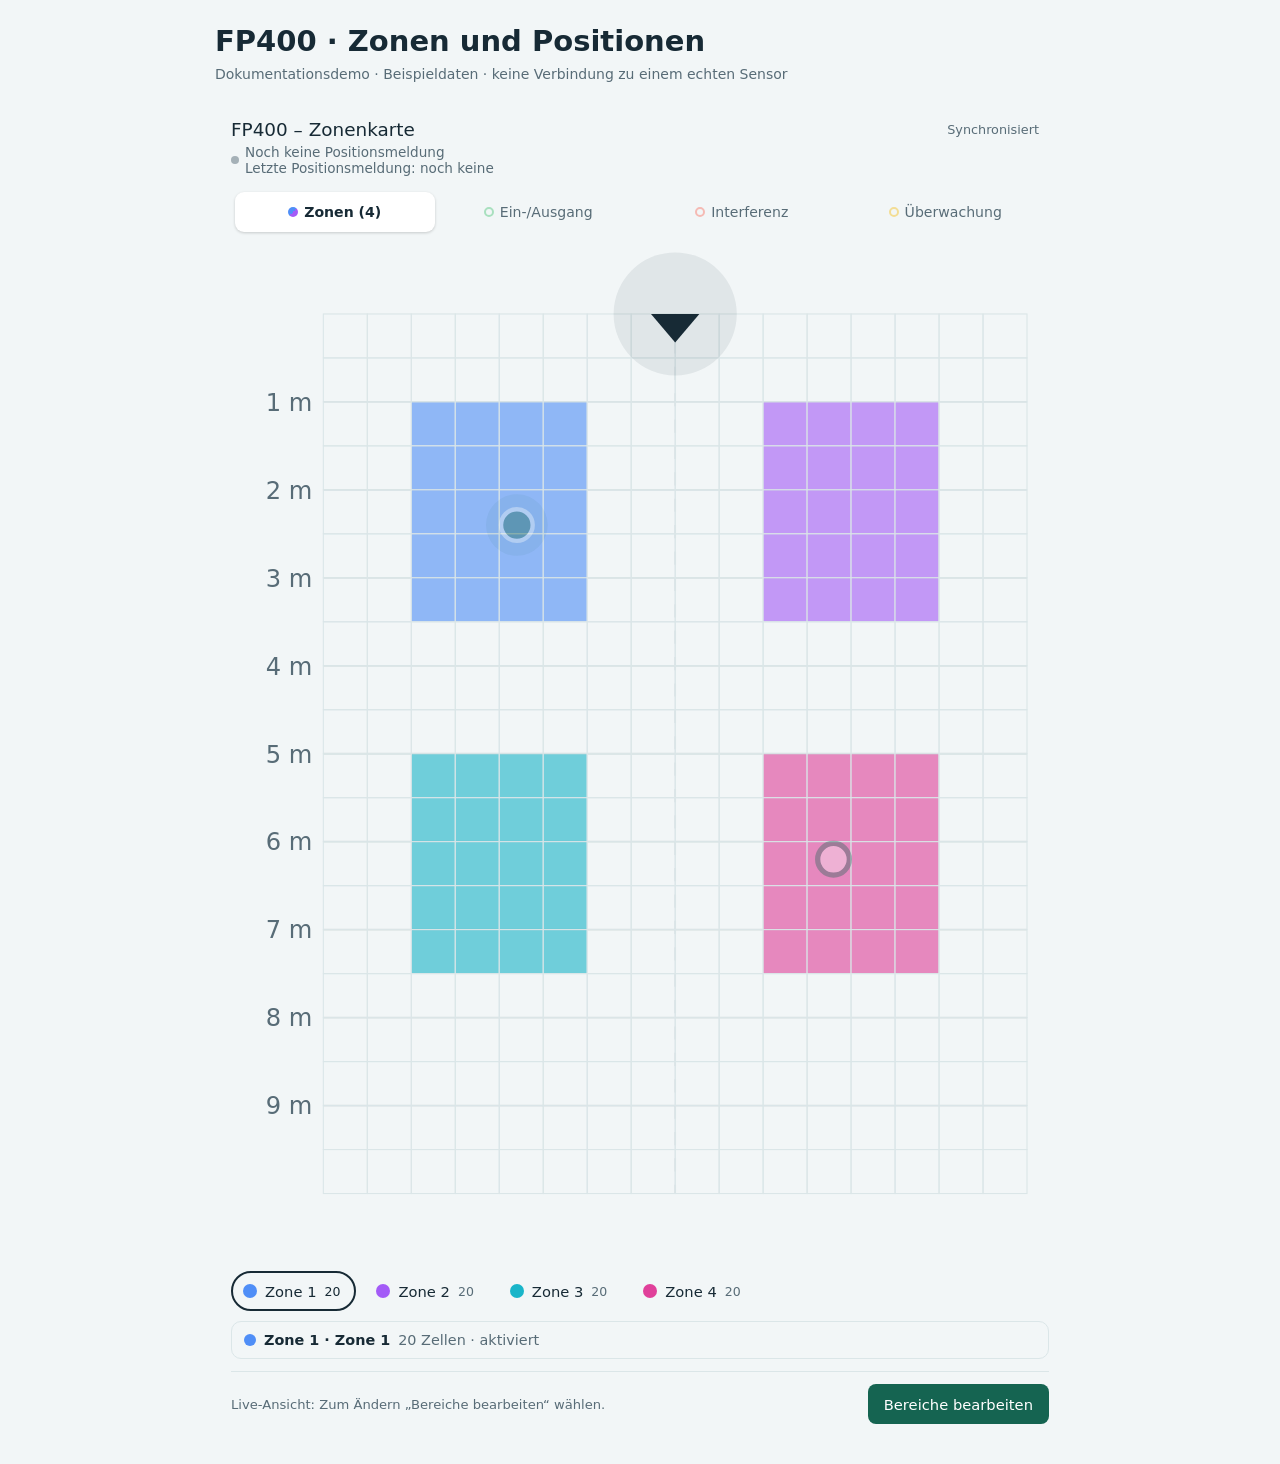
<file: tests/documentation-preview.html>
<!doctype html>
<html lang="de">
<meta charset="utf-8">
<meta name="viewport" content="width=device-width, initial-scale=1">
<title>FP400-Karte – Dokumentationsdemo</title>
<style>
  :root { font-family: system-ui, sans-serif; color: #172a35; background: #f2f6f7;
    --primary-text-color: #172a35; --secondary-text-color: #586c77;
    --ha-card-background: #fff; --card-background-color: #fff;
    --divider-color: #dbe6e8; --primary-color: #156451;
    --ha-card-border-radius: 18px; }
  body { max-width: 850px; margin: 24px auto; padding: 0 24px; }
  h1 { font-size: 29px; margin: 8px 0; }
  .demo { font-size: 14px; color: #586c77; margin: 8px 0 20px; }
  aqara-fp400-zone-card { display: block; }
</style>
<h1>FP400 · Zonen und Positionen</h1>
<p class="demo">Dokumentationsdemo · Beispieldaten · keine Verbindung zu einem echten Sensor</p>
<aqara-fp400-zone-card></aqara-fp400-zone-card>
<script src="../custom_components/aqara_fp400/www/aqara-fp400-zone-card.js"></script>
<script>
  const cells = (r1, r2, c1, c2) => Array.from({length: r2-r1+1}, (_, r) =>
    Array.from({length: c2-c1+1}, (_, c) => [r+r1,c+c1])).flat();
  const card = document.querySelector('aqara-fp400-zone-card');
  card.setConfig({entity:'sensor.demo_zones',title:'FP400 – Zonenkarte',sensor_at:'top'});
  card.hass = {states:{
    'sensor.demo_zones':{state:'4',attributes:{max_zones:8,zones:[
      {id:1,type:0,enabled:true,cells:cells(2,6,2,5)},
      {id:2,type:0,enabled:true,cells:cells(2,6,10,13)},
      {id:3,type:0,enabled:true,cells:cells(10,14,2,5)},
      {id:4,type:0,enabled:true,cells:cells(10,14,10,13)}]}},
    'sensor.demo_regions':{state:'2',attributes:{regions:{
      entry_exit:cells(17,18,7,8),interference:[],monitoring:cells(1,18,1,14)}}},
    'sensor.demo_tracked_people':{state:'2',attributes:{live_tracking:true,
      activity_state:'walking',targets:[
        {id:1,x:180,y:240,activity:'walking',zones:[1]},
        {id:2,x:-180,y:620,activity:'still',zones:[4]}]}}
    },entities:{},callService:async()=>{throw new Error('Documentation demo is read-only');}};
</script>
</html>
</file>
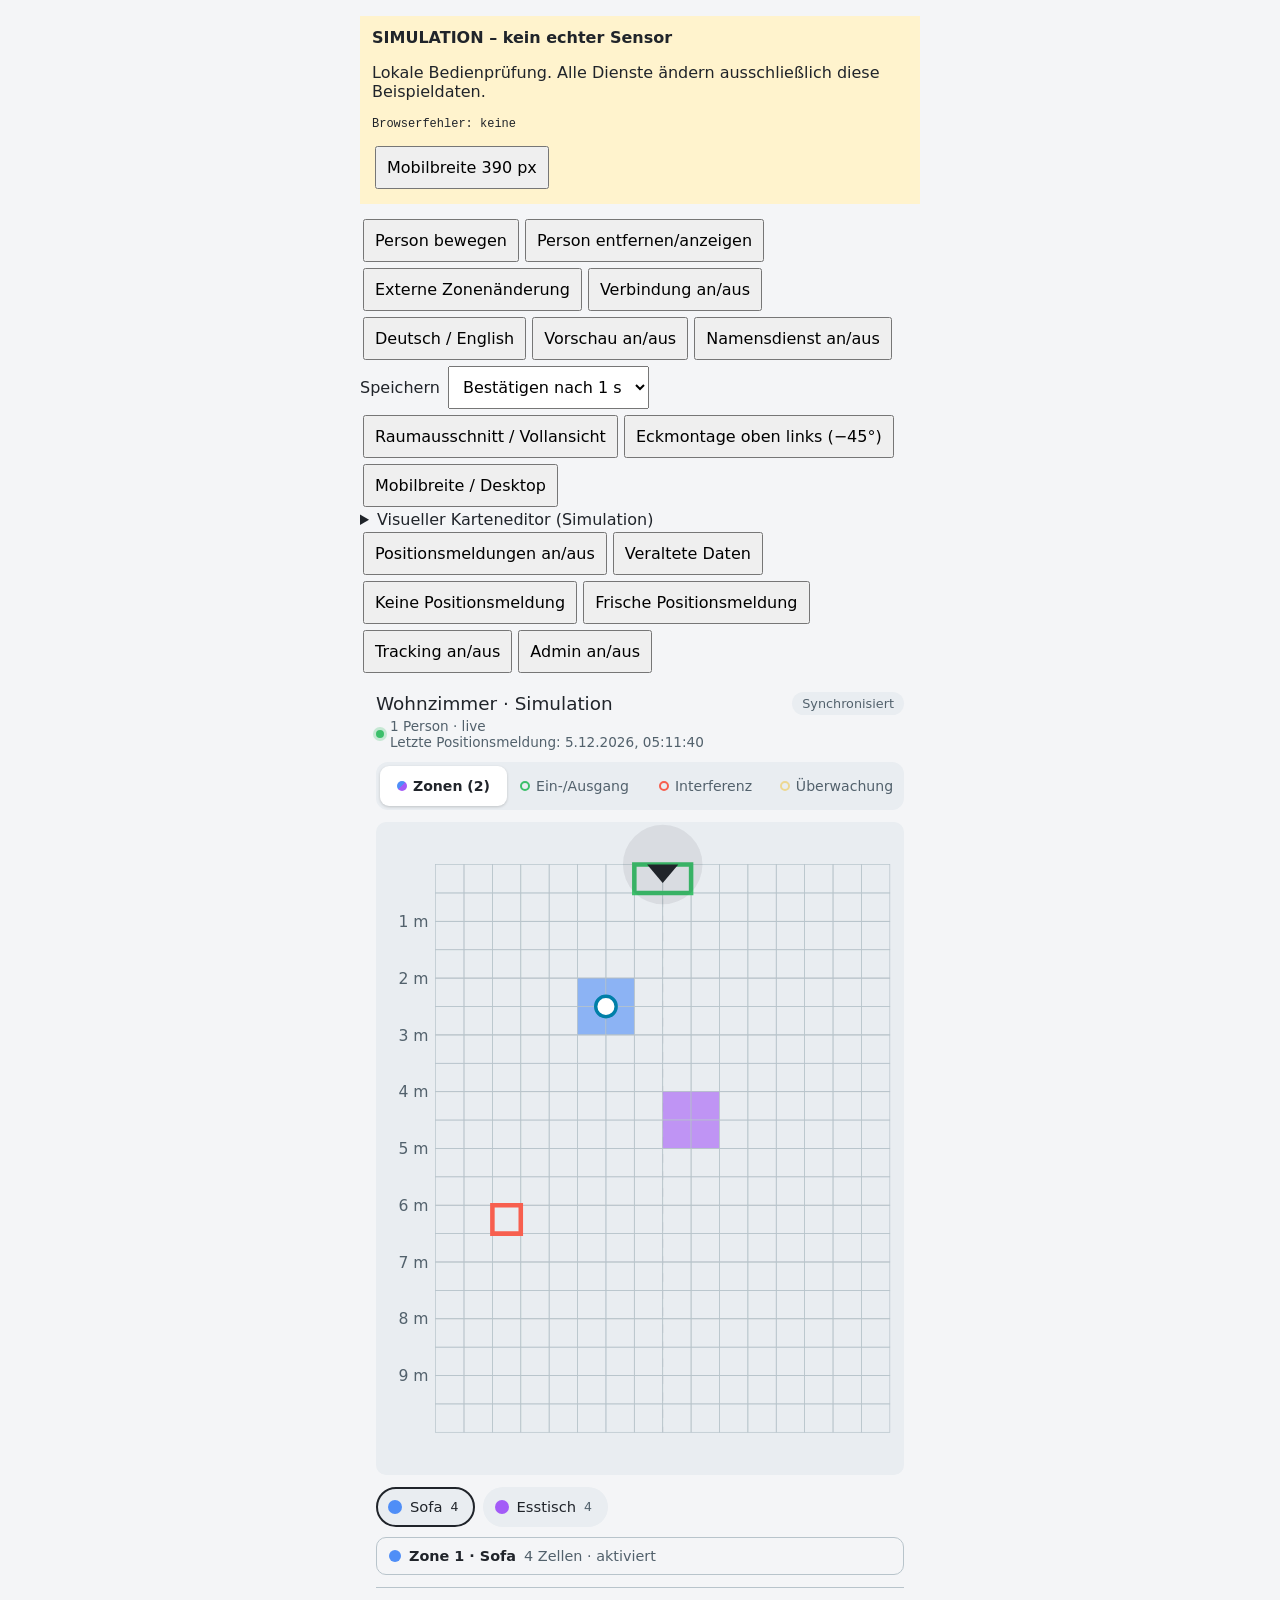
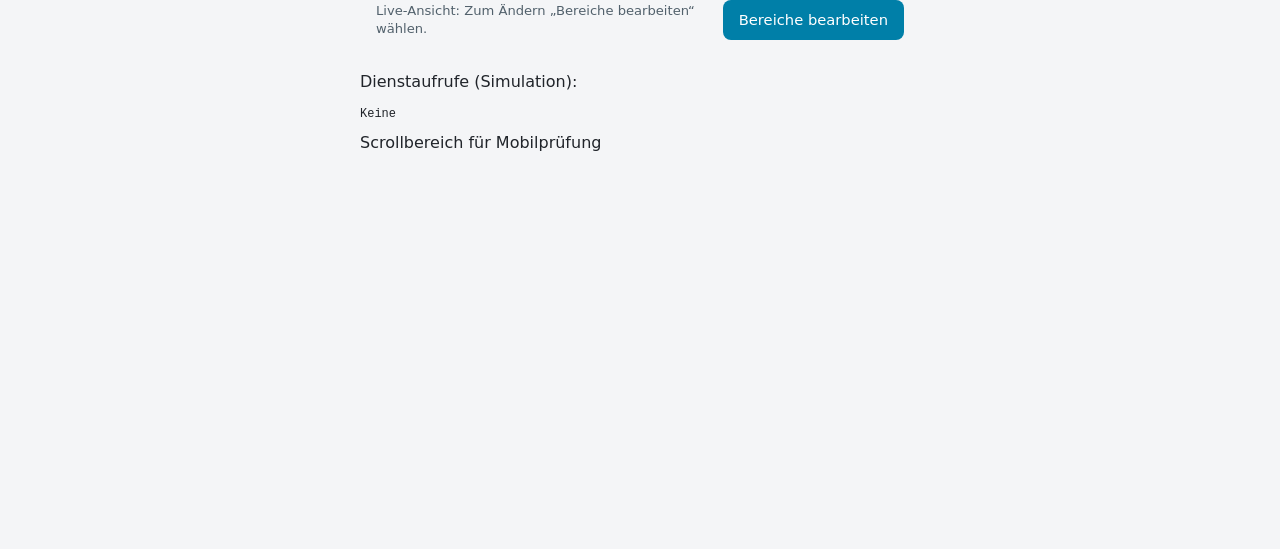
<file: tests/fixtures/card-ux.html>
<!doctype html>
<html lang="de"><meta charset="utf-8"><meta name="viewport" content="width=device-width,initial-scale=1"><title>FP400 – lokale Bedienprüfung (Simulation)</title>
<style>
body{margin:0;padding:16px;font:16px system-ui;background:#f4f5f7;color:#20242a;--primary-color:#007fa8;--primary-text-color:#20242a;--secondary-text-color:#52616c;--secondary-background-color:#e9edf1;--card-background-color:#fff;--divider-color:#b8c4cb;--text-primary-color:#fff;--error-color:#b3261e}main{max-width:560px;margin:auto}ha-card{background:#fff;border-radius:16px}header{padding:12px;background:#fff3cd;margin-bottom:12px}button,select{padding:10px;margin:3px;font:inherit}pre{white-space:pre-wrap;font-size:12px}footer{height:400px}
</style><main><header><strong>SIMULATION – kein echter Sensor</strong><p>Lokale Bedienprüfung. Alle Dienste ändern ausschließlich diese Beispieldaten.</p></header>
<div><button id="move">Person bewegen</button><button id="gone">Person entfernen/anzeigen</button><button id="external">Externe Zonenänderung</button><button id="offline">Verbindung an/aus</button><button id="lang">Deutsch / English</button><button id="preview">Vorschau an/aus</button><button id="old">Namensdienst an/aus</button><label>Speichern <select id="result"><option value="ok">Bestätigen nach 1 s</option><option value="error">Sensorfehler</option><option value="timeout">Keine Bestätigung</option></select></label></div>
<div><button id="room">Raumausschnitt / Vollansicht</button><button id="corner">Eckmontage oben links (−45°)</button><button id="mobile">Mobilbreite / Desktop</button></div>
<aqara-fp400-zone-card></aqara-fp400-zone-card><p>Dienstaufrufe (Simulation):</p><pre id="log">Keine</pre><footer>Scrollbereich für Mobilprüfung</footer></main>
<script type="module">
import '../../custom_components/aqara_fp400/www/aqara-fp400-zone-card.js';
const errors=document.createElement('pre');errors.id='errors';errors.textContent='Browserfehler: keine';document.querySelector('header').appendChild(errors);
function reportError(message){errors.textContent+='\n'+message;errors.style.color='#b3261e';}
window.addEventListener('error',event=>reportError(event.message));
window.addEventListener('unhandledrejection',event=>reportError(event.reason?.stack || String(event.reason)));
const card=document.querySelector('aqara-fp400-zone-card');
const mobile=document.createElement('button');mobile.textContent='Mobilbreite 390 px';document.querySelector('header').appendChild(mobile);mobile.onclick=()=>{const main=document.querySelector('main');main.style.maxWidth=main.style.maxWidth==='390px'?'560px':'390px';};
const z='sensor.demo_zones',r='sensor.demo_regions',t='sensor.demo_people';
const target={id:7,x:100,y:250,activity:'still',zones:[1]};
let names=true;
const hass={language:'de',user:{is_admin:true},services:{aqara_fp400:{set_zone_name:{}}},entities:{[z]:{device_id:'demo'},[r]:{device_id:'demo'},[t]:{device_id:'demo'}},states:{
 [z]:{state:'2',attributes:{friendly_name:'Wohnzimmer',grid_cols:16,grid_rows:20,max_zones:8,zone_names:{1:'Sofa',2:'Esstisch'},zone_entity_names:{1:{entity_id:'binary_sensor.demo_sofa',name:'Belegung (Sofa)',display_name:'Belegung (Sofa)'},2:{entity_id:'binary_sensor.demo_table',name:null,display_name:'Belegung 3'}},zones:[{id:1,enabled:true,type:0,cells:[[4,5],[4,6],[5,5],[5,6]]},{id:2,enabled:true,type:0,cells:[[8,8],[8,9],[9,8],[9,9]]}]}},
 [r]:{state:'3',attributes:{grid_rows:20,regions:{entry_exit:[[0,7],[0,8]],monitoring:[],interference:[[12,2]]},pending:{},error:{}}},
 [t]:{state:'1',attributes:{targets:[target],live_tracking:true,activity_state:'still',position_received:new Date().toISOString()}},
},async callService(domain,service,data){
 document.querySelector('#log').textContent=JSON.stringify({domain,service,data},null,2);
 if(service==='remove_target'){hass.states[t].attributes.targets=[];render();return;}
 if(service==='set_zone_name'){const entity=hass.states[z].attributes.zone_entity_names[data.zone_id];if(data.rename_entity){if(!hass.user.is_admin||data.expected_entity_id!==entity.entity_id||data.expected_entity_name!==entity.name)throw new Error('Entity rename conflict');entity.name=data.name;entity.display_name=data.name;}hass.states[z].attributes.zone_names[data.zone_id]=data.name;render();return;}
 const a=hass.states[service==='set_zones'?z:r].attributes;
 if(service==='set_zones'){a.pending=true;a.error=null;}else{a.pending[data.region]=true;a.error[data.region]=null;}
 render();
 const result=document.querySelector('#result').value;
 if(result==='timeout')return;
 setTimeout(()=>{if(service==='set_zones'){a.pending=false;if(result==='error')a.error='Simulierter Sensorfehler';else a.zones=data.zones;}else{a.pending[data.region]=false;if(result==='error')a.error[data.region]='Simulierter Sensorfehler';else a.regions[data.region]=data.cells;}render();},1000);
}};
let config={entity:z,regions_entity:r,targets_entity:t,title:'Wohnzimmer · Simulation'};
document.querySelector('#room').onclick=()=>{config={...config,view_mode:config.view_mode==='room'?'radar':'room',room_width:5,room_height:4,sensor_x:1,sensor_y:0,map_rotation:0};editor.setConfig(config);card.setConfig(config);render();};
document.querySelector('#corner').onclick=()=>{config={...config,view_mode:'room',room_width:8,room_height:10,sensor_x:0,sensor_y:0,sensor_at:'top',map_rotation:-45};editor.setConfig(config);card.setConfig(config);render();};
document.querySelector('#mobile').onclick=()=>{const main=document.querySelector('main');main.style.maxWidth=main.style.maxWidth==='390px'?'560px':'390px';};
const details=document.createElement('details');const summary=document.createElement('summary');summary.textContent='Visueller Karteneditor (Simulation)';details.appendChild(summary);
const editor=document.createElement('aqara-fp400-zone-card-editor');details.appendChild(editor);card.before(details);
editor.setConfig(config);editor.addEventListener('config-changed',event=>{config=event.detail.config;card.setConfig(config);render();});
function render(){card.hass={...hass};editor.hass=hass;}
card.setConfig(config);render();
let reports=true;
const controls=document.createElement('div');card.before(controls);
for(const [label,action] of [
 ['Positionsmeldungen an/aus',()=>{reports=!reports;}],
 ['Veraltete Daten',()=>{reports=false;hass.states[t].attributes.position_received=new Date(Date.now()-20000).toISOString();}],
 ['Keine Positionsmeldung',()=>{reports=false;delete hass.states[t].attributes.position_received;}],
 ['Frische Positionsmeldung',()=>{reports=true;hass.states[t].attributes.position_received=new Date().toISOString();}],
 ['Tracking an/aus',()=>{hass.states[t].attributes.live_tracking=!hass.states[t].attributes.live_tracking;}],
 ['Admin an/aus',()=>{hass.user.is_admin=!hass.user.is_admin;}],
]){const button=document.createElement('button');button.textContent=label;button.onclick=()=>{action();render();};controls.appendChild(button);}
document.querySelector('#move').onclick=()=>{target.x+=25;target.y+=10;hass.states[t].attributes.position_received=new Date().toISOString();render();};
document.querySelector('#gone').onclick=()=>{hass.states[t].attributes.targets=hass.states[t].attributes.targets.length?[]:[target];render();};
document.querySelector('#external').onclick=()=>{hass.states[z].attributes.zones[0].cells.push([2,Math.floor(Math.random()*16)]);render();};
document.querySelector('#offline').onclick=()=>{hass.states[z].state=hass.states[z].state==='unavailable'?'2':'unavailable';render();};
document.querySelector('#lang').onclick=()=>{hass.language=hass.language==='de'?'en':'de';render();};
document.querySelector('#preview').onclick=()=>{card.preview=!card.preview;render();};
document.querySelector('#old').onclick=()=>{names=!names;hass.services.aqara_fp400=names?{set_zone_name:{}}:{};render();};
setInterval(()=>{if(reports&&hass.states[t].attributes.live_tracking&&hass.states[z].state!=='unavailable')hass.states[t].attributes.position_received=new Date().toISOString();render();},1500);
</script></html>
</file>
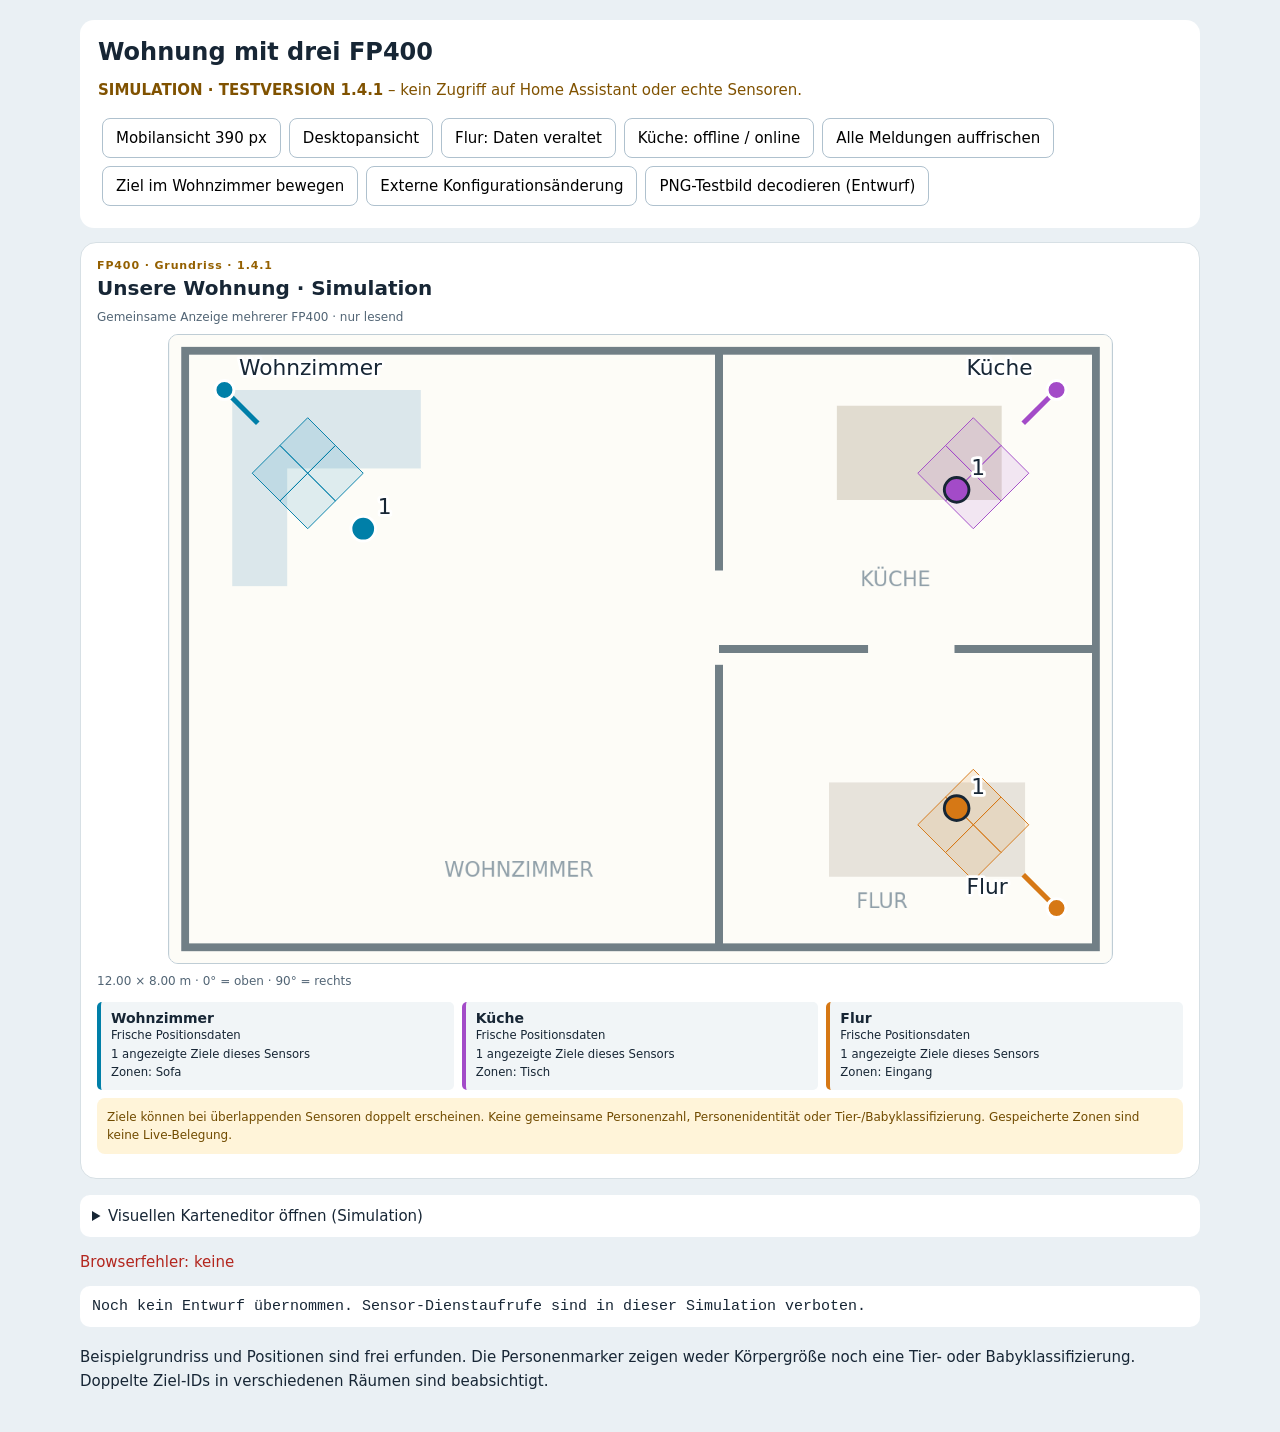
<file: tests/fixtures/floorplan.html>
<!doctype html>
<html lang="de"><meta charset="utf-8"><meta name="viewport" content="width=device-width,initial-scale=1"><title>FP400 Wohnung – isolierte Simulation</title>
<style>
body{margin:0;padding:20px;font:15px system-ui;background:#eaf0f4;color:#172635}main{max-width:1120px;margin:auto}header{padding:18px;background:#fff;border-radius:14px;margin-bottom:14px}h1{font-size:24px;margin:0}button{padding:10px 13px;margin:4px;border:1px solid #afc1ce;background:#fff;border-radius:8px;font:inherit;cursor:pointer}.warning{color:#805200}details{margin:16px 0}summary{padding:12px;background:#fff;border-radius:10px;cursor:pointer}#view.mobile{max-width:390px;margin:auto}#log{white-space:pre-wrap;overflow-wrap:anywhere;background:#fff;padding:12px;border-radius:10px}#errors{color:#b3261e}footer{line-height:1.6;margin:18px 0}
</style>
<main><header><h1>Wohnung mit drei FP400</h1><p class="warning"><strong>SIMULATION · TESTVERSION 1.4.1</strong> – kein Zugriff auf Home Assistant oder echte Sensoren.</p>
<div><button id="mobile">Mobilansicht 390 px</button><button id="desktop">Desktopansicht</button><button id="stale">Flur: Daten veraltet</button><button id="offline">Küche: offline / online</button><button id="fresh">Alle Meldungen auffrischen</button><button id="move">Ziel im Wohnzimmer bewegen</button><button id="external">Externe Konfigurationsänderung</button><button id="upload">PNG-Testbild decodieren (Entwurf)</button></div></header>
<div id="view"><aqara-fp400-floorplan-card id="card"></aqara-fp400-floorplan-card><details id="edit"><summary>Visuellen Karteneditor öffnen (Simulation)</summary><aqara-fp400-floorplan-card-editor id="editor"></aqara-fp400-floorplan-card-editor></details></div>
<p id="errors">Browserfehler: keine</p><pre id="log">Noch kein Entwurf übernommen. Sensor-Dienstaufrufe sind in dieser Simulation verboten.</pre><footer>Beispielgrundriss und Positionen sind frei erfunden. Die Personenmarker zeigen weder Körpergröße noch eine Tier- oder Babyklassifizierung. Doppelte Ziel-IDs in verschiedenen Räumen sind beabsichtigt.</footer></main>
<script type="module">
import '../../custom_components/aqara_fp400/www/aqara-fp400-zone-card.js';
const card=document.querySelector('#card'),editor=document.querySelector('#editor');
window.addEventListener('error',e=>document.querySelector('#errors').textContent=`Browserfehler: ${e.message}`);
window.addEventListener('unhandledrejection',e=>document.querySelector('#errors').textContent=`Browserfehler: ${e.reason}`);
const canvas=document.createElement('canvas');canvas.width=1200;canvas.height=800;const ctx=canvas.getContext('2d');
ctx.fillStyle='#fffdf7';ctx.fillRect(0,0,1200,800);ctx.lineWidth=10;ctx.strokeStyle='#5b6a73';ctx.strokeRect(20,20,1160,760);
for(const [x1,y1,x2,y2] of [[700,20,700,300],[700,420,700,780],[700,400,890,400],[1000,400,1180,400]]){ctx.beginPath();ctx.moveTo(x1,y1);ctx.lineTo(x2,y2);ctx.stroke();}
ctx.fillStyle='#d7e4e9';ctx.fillRect(80,70,240,100);ctx.fillRect(80,70,70,250);ctx.fillStyle='#dfd8c9';ctx.fillRect(850,90,210,120);ctx.fillStyle='#e6e0d6';ctx.fillRect(840,570,250,120);
ctx.fillStyle='#80919c';ctx.font='26px system-ui';ctx.fillText('WOHNZIMMER',350,690);ctx.fillText('KÜCHE',880,320);ctx.fillText('FLUR',875,730);
let config={title:'Unsere Wohnung · Simulation',plan:{width_m:12,height_m:8,image:canvas.toDataURL('image/png')},sensors:[
 {entity:'sensor.wohnzimmer_personen',zones_entity:'sensor.wohnzimmer_zonen',name:'Wohnzimmer',x:.7,y:.7,yaw:135,color:'#007fa8'},
 {entity:'sensor.kueche_personen',zones_entity:'sensor.kueche_zonen',name:'Küche',x:11.3,y:.7,yaw:-135,color:'#a34bc8'},
 {entity:'sensor.flur_personen',zones_entity:'sensor.flur_zonen',name:'Flur',x:11.3,y:7.3,yaw:-45,color:'#d67815'}]};
const states={},entities={};
for(const [i,s] of config.sensors.entries()){
 states[s.entity]={state:'1',attributes:{friendly_name:`${s.name} · Verfolgte Personen`,targets:[{id:1,x:0,y:i===0?250:180,activity:i===0?'still':'active'}],live_tracking:true,position_received:new Date().toISOString()}};
 states[s.zones_entity]={state:'1',attributes:{grid_cols:16,grid_rows:20,zones:[{id:1,enabled:true,cells:[[2,7],[2,8],[3,7],[3,8]]}],zone_names:{1:i===0?'Sofa':i===1?'Tisch':'Eingang'}}};
 entities[s.entity]={device_id:`device${i}`};entities[s.zones_entity]={device_id:`device${i}`};
}
const hass={states,entities,callService(){throw new Error('Verbotener Sensor-Dienstaufruf');}};
function render(){card.hass={...hass};editor.hass={...hass};}
function apply(){card.setConfig(config);editor.setConfig(config);render();}
editor.addEventListener('config-changed',e=>{config=e.detail.config;card.setConfig(config);editor.setConfig(config);render();document.querySelector('#log').textContent=`Explizit übernommener Kartenentwurf: ${config.sensors.length} FP400. Keine Sensor-Dienstaufrufe.`;});
apply();let stale=false;
document.querySelector('#mobile').onclick=()=>document.querySelector('#view').className='mobile';
document.querySelector('#desktop').onclick=()=>document.querySelector('#view').className='';
document.querySelector('#stale').onclick=()=>{stale=true;states['sensor.flur_personen'].attributes.position_received=new Date(Date.now()-30000).toISOString();render();};
document.querySelector('#offline').onclick=()=>{const s=states['sensor.kueche_personen'];s.state=s.state==='unavailable'?'1':'unavailable';render();};
document.querySelector('#fresh').onclick=()=>{stale=false;for(const s of Object.values(states))if(s.attributes.targets)s.attributes.position_received=new Date().toISOString();render();};
document.querySelector('#move').onclick=()=>{const s=states['sensor.wohnzimmer_personen'];s.attributes.targets[0].x=s.attributes.targets[0].x===0?100:0;s.attributes.position_received=new Date().toISOString();render();};
document.querySelector('#external').onclick=()=>{config={...config,title:'Wohnung · extern geändert'};apply();};
document.querySelector('#upload').onclick=async()=>{
 try{
  if(!editor.session.draft)throw new Error('Zuerst im visuellen Editor „Grundriss bearbeiten“ öffnen.');
  const before=config.plan.image;
  const blob=await new Promise(resolve=>canvas.toBlob(resolve,'image/png'));
  await editor._upload(new File([blob],'simulation-grundriss.png',{type:'image/png'}));
  if(!editor.session.draft?.plan.image.startsWith('data:image/jpeg;base64,'))throw new Error('PNG-Decodierung / JPEG-Normalisierung nicht bestätigt.');
  if(config.plan.image!==before)throw new Error('Upload hat ohne Übernehmen die gespeicherte Konfiguration verändert.');
  document.querySelector('#log').textContent='PNG im Browser als echte File-Datei decodiert und als JPEG im Entwurf gespeichert. Gespeicherte Karte unverändert; keine Sensor-Dienstaufrufe.';
 }catch(error){document.querySelector('#errors').textContent=`Upload-Test: ${error.message}`;}
};
setInterval(()=>{for(const [id,s] of Object.entries(states))if(s.attributes.targets&&!(stale&&id==='sensor.flur_personen'))s.attributes.position_received=new Date().toISOString();render();},2000);
</script></html>
</file>
